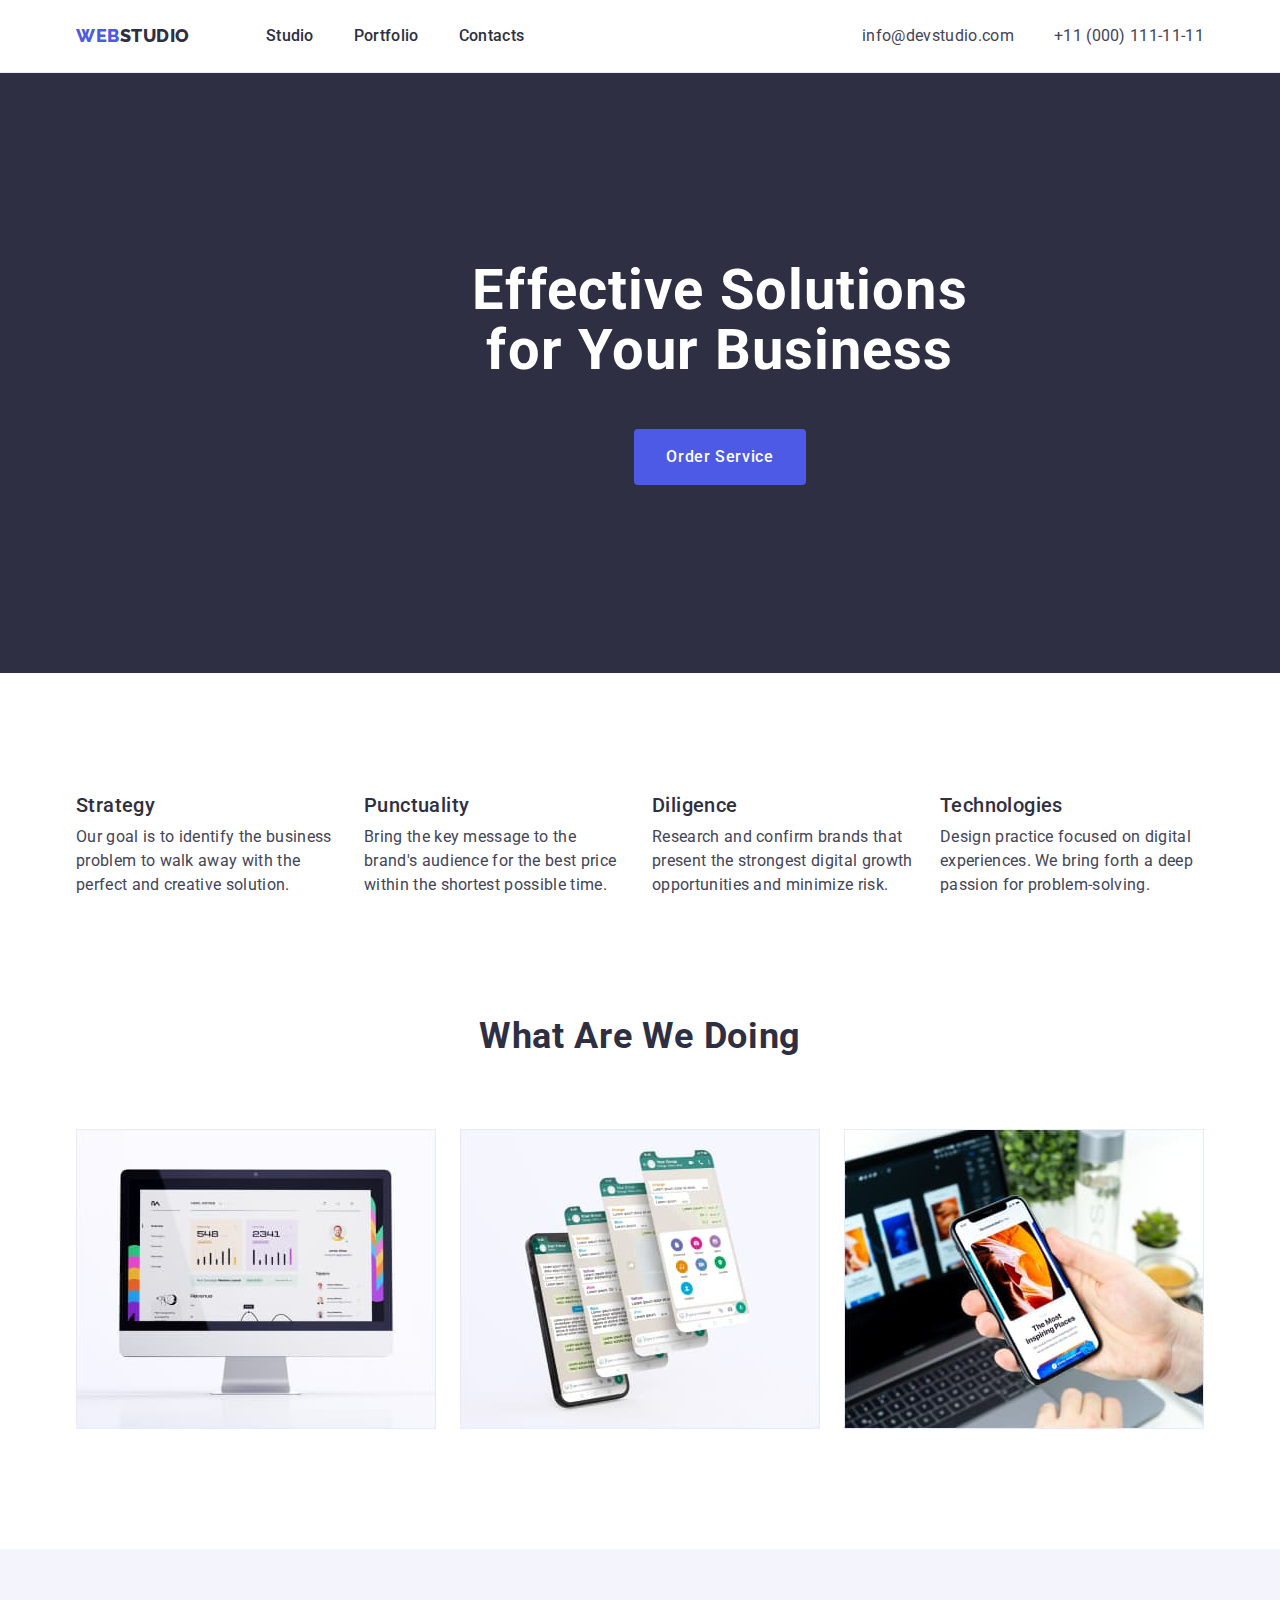
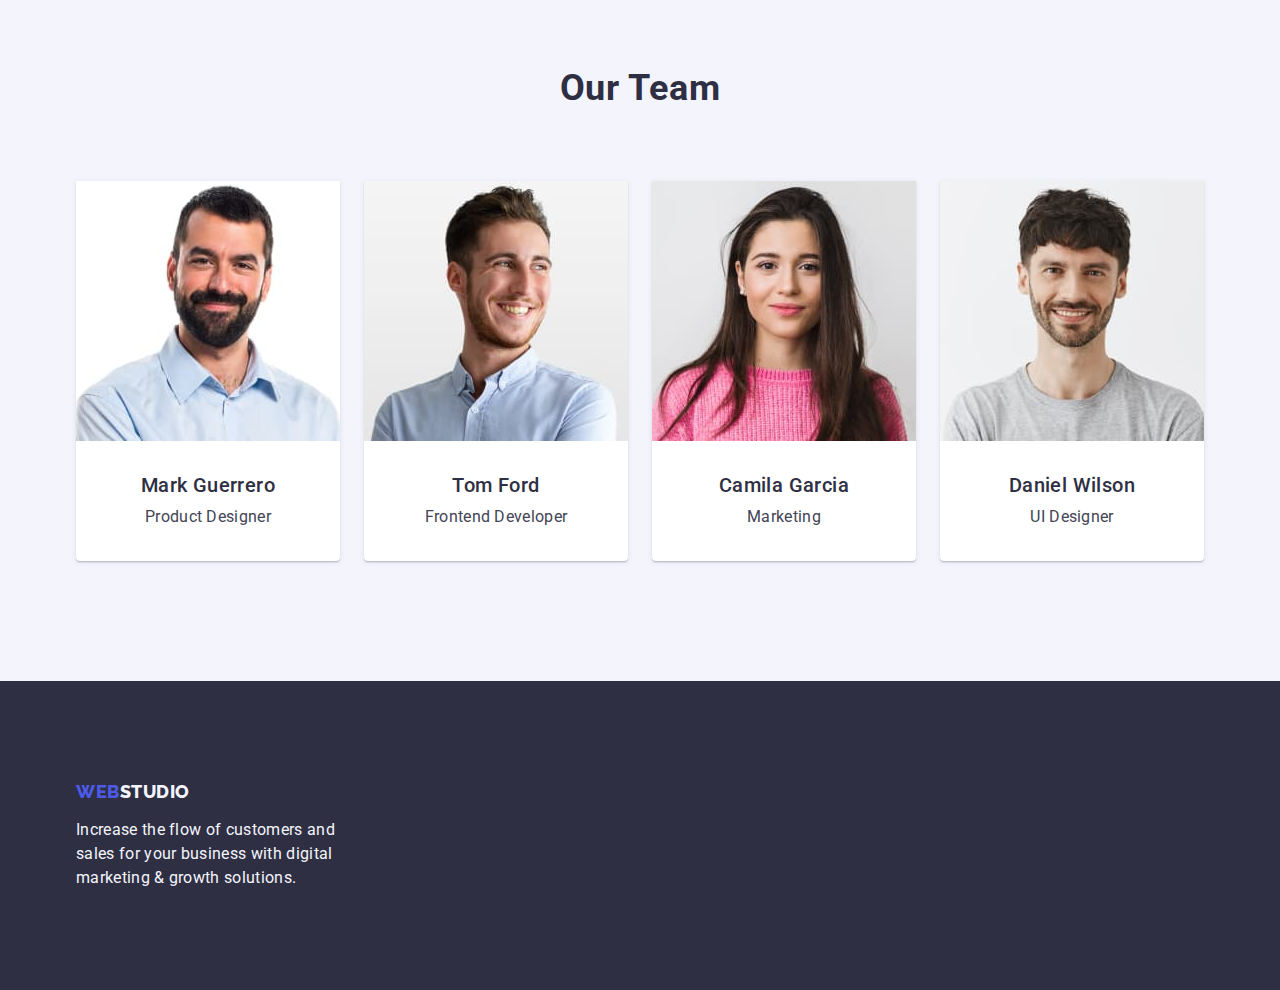
<file: index.html>
<!DOCTYPE html>
<html lang="en">
  <head>
    <meta charset="UTF-8" />
    <title>webstudio</title>
    <link rel="preconnect" href="https://fonts.googleapis.com" />
    <link rel="preconnect" href="https://fonts.gstatic.com" crossorigin />
    <link rel="preconnect" href="https://fonts.googleapis.com" />
    <link rel="preconnect" href="https://fonts.gstatic.com" crossorigin />
    <link
      href="https://fonts.googleapis.com/css2?family=Raleway:wght@800&family=Roboto:wght@400;500;700;900&display=swap"
      rel="stylesheet"
    />
    <link
      rel="stylesheet"
      href="https://cdnjs.cloudflare.com/ajax/libs/modern-normalize/1.1.0/modern-normalize.min.css"
    />
    <link rel="stylesheet" href="./css/styles.css" />
  </head>
  <body>
    <header class="header">
      <div class="container-top nav-conteiner container">
        <nav class="main-nav">
          <a class="logo-link-header link" href="./index.html"
            >Web<span class="logo-color-header">Studio</span></a
          >
          <ul class="menu list">
            <li class="menu-item">
              <a class="menu-link link" href="./index.html">Studio</a>
            </li>
            <li class="menu-item">
              <a class="menu-link link" href="./portfolio.html">Portfolio</a>
            </li>
            <li class="menu-item">
              <a class="menu-link link" href="">Contacts</a>
            </li>
          </ul>
        </nav>
        <address class="contacts-header">
          <ul class="contacts-header-list list">
            <li class="contacts-header-item link">
              <a
                class="contacts-header-link link"
                href="mailto:info@devstudio.com"
                >info@devstudio.com</a
              >
            </li>
            <li class="contacts-header-item link">
              <a class="contacts-header-link link" href="tel:+110001111111"
                >+11 (000) 111-11-11</a
              >
            </li>
          </ul>
        </address>
      </div>
    </header>
    <main class="main-content">
      <section class="hero section">
        <div class="container">
          <h1 class="main-title">
            Effective Solutions <br />
            for Your Business
          </h1>
          <button class="section-btn" type="button">Order Service</button>
        </div>
      </section>
      <section class="features section">
        <div class="container">
          <h2 class="title" hidden>Features</h2>
          <ul class="features-list list">
            <li class="features-item">
              <h3 class="project-title-features">Strategy</h3>
              <p class="project-text-features">
                Our goal is to identify the business problem to walk away with
                the perfect and creative solution.
              </p>
            </li>
            <li class="features-item">
              <h3 class="project-title-features">Punctuality</h3>
              <p class="project-text-features">
                Bring the key message to the brand's audience for the best price
                within the shortest possible time.
              </p>
            </li>
            <li class="features-item">
              <h3 class="project-title-features">Diligence</h3>
              <p class="project-text-features">
                Research and confirm brands that present the strongest digital
                growth opportunities and minimize risk.
              </p>
            </li>
            <li class="features-item">
              <h3 class="project-title-features">Technologies</h3>
              <p class="project-text-features">
                Design practice focused on digital experiences. We bring forth a
                deep passion for problem-solving.
              </p>
            </li>
          </ul>
        </div>
      </section>
      <section class="services section">
        <div class="container">
          <h2 class="title">What are we doing</h2>
          <ul class="services-list list">
            <li class="services-item">
              <img
                class="photo"
                src="./images/img1.jpg"
                alt="service1"
                width="360"
              />
            </li>
            <li class="services-item">
              <img
                class="photo"
                src="./images/Rectangle71.jpg"
                alt="service2"
                width="360"
              />
            </li>
            <li class="services-item">
              <img
                class="photo"
                src="./images/Rectangle71(1).jpg"
                alt="service3"
                width="360"
              />
            </li>
          </ul>
        </div>
      </section>
      <section class="our-team section">
        <div class="container">
          <h2 class="title">Our Team</h2>
          <ul class="our-team-list list">
            <li class="our-team-item">
              <img
                class="photo"
                src="./images/img.jpg"
                alt="persons"
                width="264"
              />
              <div class="name-team">
                <h3 class="project-title-team">Mark Guerrero</h3>
                <p class="project-text-team">Product Designer</p>
              </div>
            </li>
            <li class="our-team-item">
              <img
                class="photo"
                src="./images/img(1).jpg"
                alt="persons"
                width="264"
              />
              <div class="name-team">
                <h3 class="project-title-team">Tom Ford</h3>
                <p class="project-text-team">Frontend Developer</p>
              </div>
            </li>
            <li class="our-team-item">
              <img
                class="photo"
                src="./images/img(2).jpg"
                alt="persons"
                width="264"
              />
              <div class="name-team">
                <h3 class="project-title-team">Camila Garcia</h3>
                <p class="project-text-team">Marketing</p>
              </div>
            </li>
            <li class="our-team-item">
              <img
                class="photo"
                src="./images/img(3).jpg"
                alt="persons"
                width="264"
              />
              <div class="name-team">
                <h3 class="project-title-team">Daniel Wilson</h3>
                <p class="project-text-team">UI Designer</p>
              </div>
            </li>
          </ul>
        </div>
      </section>
    </main>
    <footer class="footer-block">
      <div class="container">
        <a class="logo-link-footer link" href="./index.html"
          >Web<span class="logo-color-footer">Studio</span></a
        >
        <p class="text">
          Increase the flow of customers and sales for your business with
          digital marketing & growth solutions.
        </p>
      </div>
    </footer>
  </body>
</html>
</file>
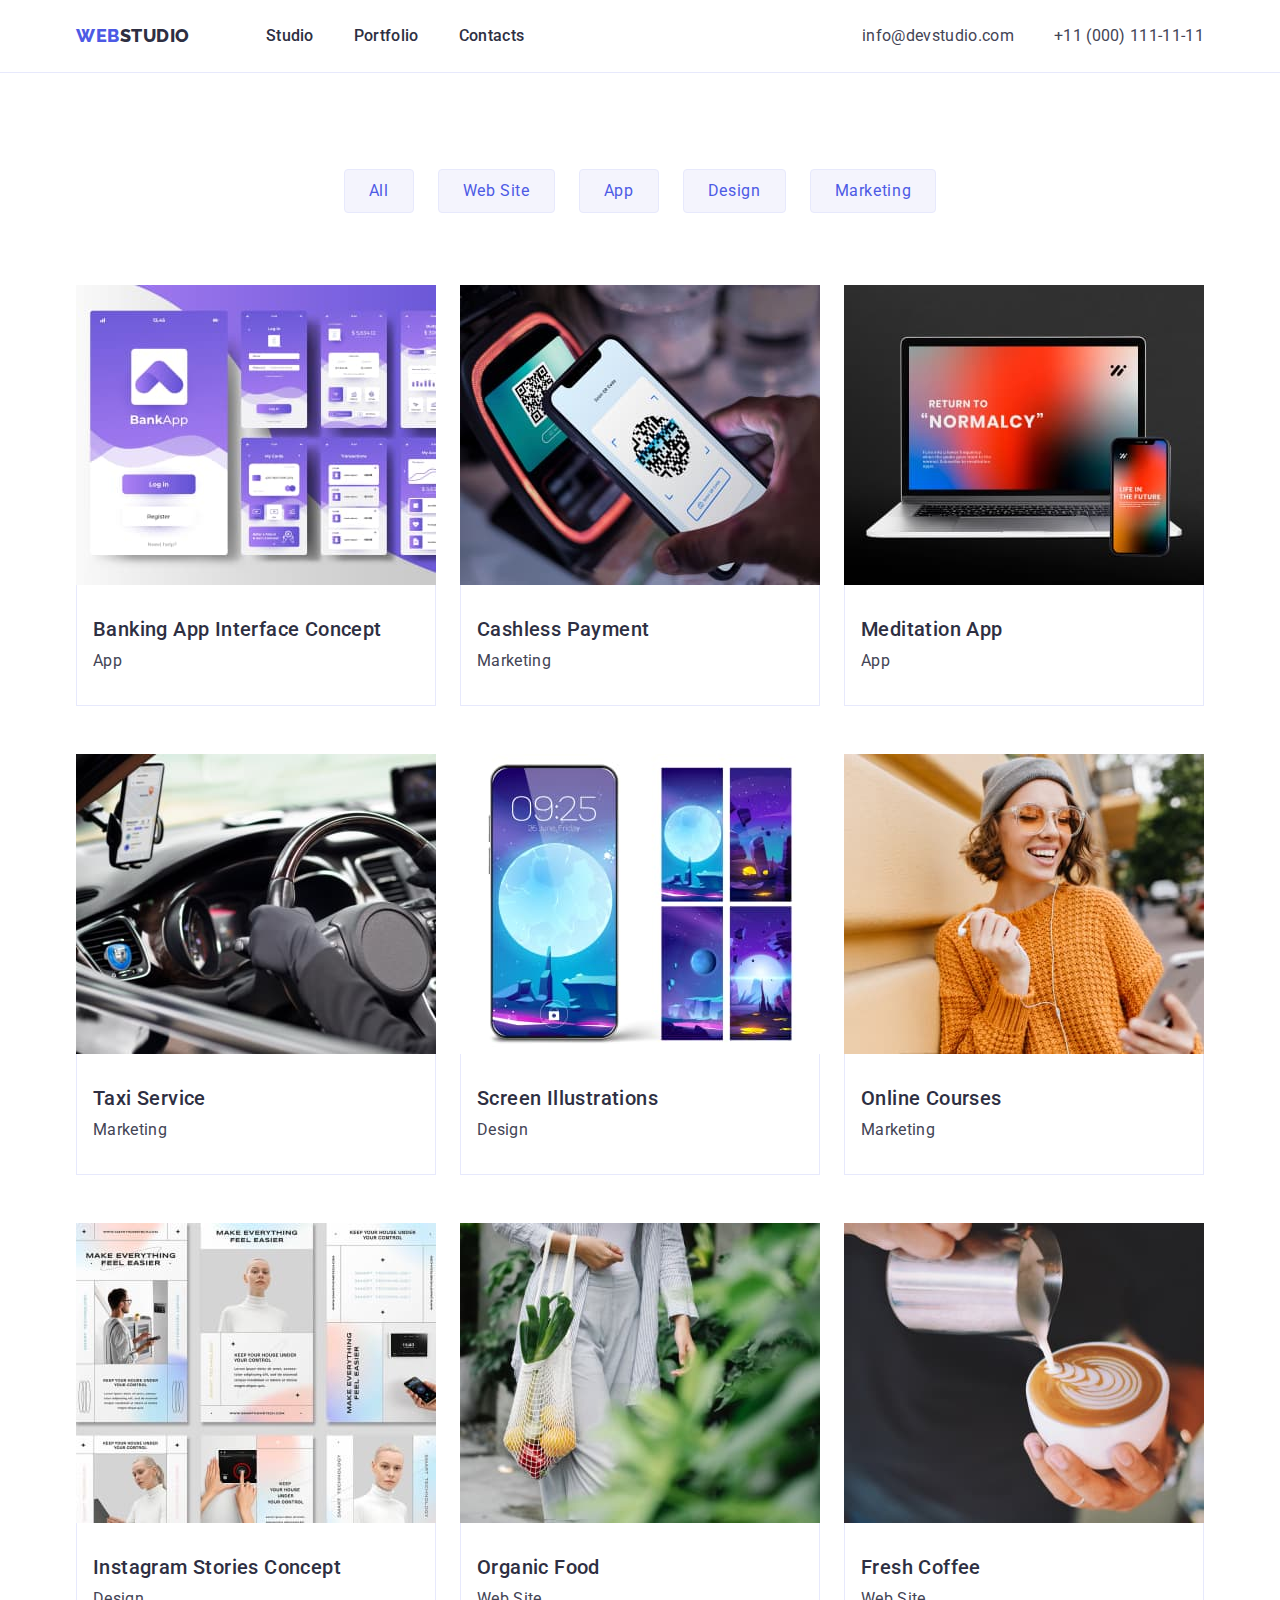
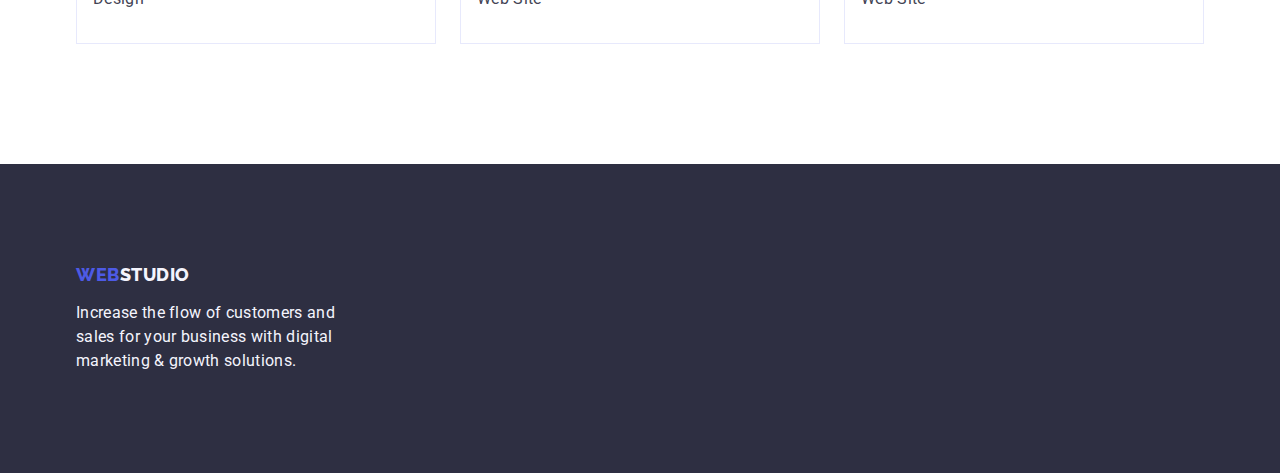
<file: portfolio.html>
<!DOCTYPE html>
<html lang="en">
  <head>
    <meta charset="UTF-8" />
    <title>webstudio</title>
    <link rel="preconnect" href="https://fonts.googleapis.com" />
    <link rel="preconnect" href="https://fonts.gstatic.com" crossorigin />
    <link rel="preconnect" href="https://fonts.googleapis.com" />
    <link rel="preconnect" href="https://fonts.gstatic.com" crossorigin />
    <link
      href="https://fonts.googleapis.com/css2?family=Raleway:wght@800&family=Roboto:wght@400;500;700;900&display=swap"
      rel="stylesheet"
    />
    <link
      rel="stylesheet"
      href="https://cdnjs.cloudflare.com/ajax/libs/modern-normalize/1.1.0/modern-normalize.min.css"
    />
    <link rel="stylesheet" href="./css/styles.css" />
  </head>
  <body>
    <header class="header">
      <div class="container-top nav-conteiner container">
        <nav class="main-nav">
          <a class="logo-link-header link" href="./index.html"
            >Web<span class="logo-color-header">Studio</span></a
          >
          <ul class="menu list">
            <li class="menu-item">
              <a class="menu-link link" href="./index.html">Studio</a>
            </li>
            <li class="menu-item">
              <a class="menu-link link" href="./portfolio.html">Portfolio</a>
            </li>
            <li class="menu-item">
              <a class="menu-link link" href="">Contacts</a>
            </li>
          </ul>
        </nav>
        <address class="contacts-header">
          <ul class="contacts-header-list list">
            <li class="contacts-header-item link">
              <a
                class="contacts-header-link link"
                href="mailto:info@devstudio.com"
                >info@devstudio.com</a
              >
            </li>
            <li class="contacts-header-item link">
              <a class="contacts-header-link link" href="tel:+110001111111"
                >+11 (000) 111-11-11</a
              >
            </li>
          </ul>
        </address>
      </div>
    </header>
    <main>
      <section class="portfolio">
        <div class="container">
          <h1 class="main-title visually-hidden">Our Portfolio</h1>
          <ul class="filters-list list">
            <li class="filters-item">
              <button class="modal-btn" type="button">All</button>
            </li>
            <li class="filters-item">
              <button class="modal-btn" type="button">Web Site</button>
            </li>
            <li class="filters-item">
              <button class="modal-btn" type="button">App</button>
            </li>
            <li class="filters-item">
              <button class="modal-btn" type="button">Design</button>
            </li>
            <li class="filters-item">
              <button class="modal-btn" type="button">Marketing</button>
            </li>
          </ul>

          <ul class="portfolio-list list">
            <li class="portfolio-item">
              <a class="portfolio-link link" href="">
                <img
                  class="photo"
                  src="./images/banking.jpg"
                  alt="banking-app"
                  width="360"
                />
                <div class="application">
                  <h2 class="project-title">Banking App Interface Concept</h2>
                  <p class="project-text">App</p>
                </div>
              </a>
            </li>
            <li class="portfolio-item">
              <a class="portfolio-link link" href="">
                <img
                  class="photo"
                  src="./images/cashless.jpg"
                  alt="cashless-payment"
                  width="360"
                />
                <div class="application">
                  <h2 class="project-title">Cashless Payment</h2>
                  <p class="project-text">Marketing</p>
                </div>
              </a>
            </li>
            <li class="portfolio-item">
              <a class="portfolio-link link" href="">
                <img
                  class="photo"
                  src="./images/meditation.jpg"
                  alt="meditation-app"
                  width="360"
                  height="300"
                />
                <div class="application">
                  <h2 class="project-title">Meditation App</h2>
                  <p class="project-text">App</p>
                </div>
              </a>
            </li>
            <li class="portfolio-item">
              <a class="portfolio-link link" href="">
                <img
                  class="photo"
                  src="./images/taxi.jpg"
                  width="360"
                  height="300"
                  alt="taxi-service"
                />
                <div class="application">
                  <h2 class="project-title">Taxi Service</h2>
                  <p class="project-text">Marketing</p>
                </div>
              </a>
            </li>
            <li class="portfolio-item">
              <a class="portfolio-link link" href="">
                <img
                  class="photo"
                  src="./images/screen.jpg"
                  width="360"
                  height="300"
                  alt="screen-illustrations"
                />
                <div class="application">
                  <h2 class="project-title">Screen Illustrations</h2>
                  <p class="project-text">Design</p>
                </div>
              </a>
            </li>
            <li class="portfolio-item">
              <a class="portfolio-link link" href="">
                <img
                  class="photo"
                  src="./images/online.jpg"
                  alt="online-courses"
                  width="360"
                  height="300"
                />
                <div class="application">
                  <h2 class="project-title">Online Courses</h2>
                  <p class="project-text">Marketing</p>
                </div>
              </a>
            </li>
            <li class="portfolio-item">
              <a class="portfolio-link link" href="">
                <img
                  class="photo"
                  src="./images/instagram.jpg"
                  width="360"
                  height="300"
                  alt="instagram-stories-concept"
                />
                <div class="application">
                  <h2 class="project-title">Instagram Stories Concept</h2>
                  <p class="project-text">Design</p>
                </div>
              </a>
            </li>
            <li class="portfolio-item">
              <a class="portfolio-link link" href="">
                <img
                  class="photo"
                  src="./images/organic.jpg"
                  width="360"
                  height="300"
                  alt="organic-food"
                />
                <div class="application">
                  <h2 class="project-title">Organic Food</h2>
                  <p class="project-text">Web Site</p>
                </div>
              </a>
            </li>
            <li class="portfolio-item">
              <a class="portfolio-link link" href="">
                <img
                  class="photo"
                  src="./images/fresh.jpg"
                  width="360"
                  height="300"
                  alt="fresh-coffee"
                />
                <div class="application">
                  <h2 class="project-title">Fresh Coffee</h2>
                  <p class="project-text">Web Site</p>
                </div>
              </a>
            </li>
          </ul>
        </div>
      </section>
    </main>
    <footer class="footer-block">
      <div class="container">
        <a class="logo-link-footer link" href="./index.html"
          >Web<span class="logo-color-footer">Studio</span></a
        >
        <p class="text">
          Increase the flow of customers and sales for your business with
          digital marketing & growth solutions.
        </p>
      </div>
    </footer>
  </body>
</html>
</file>
<file: css/styles.css>
.list {
  padding: 0;
  margin: 0;
}
h1,h2,h3,p {
  padding: 0;
  margin: 0;
}
:root {
  --background-color: #ffffff;
  --logo-color: #4d5ae5;
  --main-title-color: #2e2f42;
  --main-paragraf-color: #434455;
  --right-part-logo-header: #2e2f42;
  --right-part-logo-footer: #f4f4fd;
  --portfolio-btn-text: #4d5ae5;
  --portfolio-btn-background: #f4f4fd;
  --border-color-btn-portfolio: #e7e9fc;
}

body {
  font-family: 'Roboto', sans-serif;
  color: #434455;
  background-color: var(--background-color);
}

.container {
  margin-right: auto;
  margin-left: auto;
  width: 1158px;
  padding-left: 15px;
  padding-right: 15px;
}
.container-top {
  display: flex;
  margin-right: auto;
  margin-left: auto;
  width: 1158px;
  padding: 0 15px;
}

.visually-hidden {
  position: absolute;
  width: 1px;
  height: 1px;
  margin: -1px;
  border: 0;
  padding: 0;
  white-space: nowrap;
  clip-path: inset(100%);
  clip: rect(0 0 0 0);
  overflow: hidden;
}

.list {
  display: flex;
  flex-wrap: wrap;
  margin-top: 0;
  margin-bottom: 0;
  list-style: none;
  padding: 0;
}

.link {
  text-decoration: none;
}

/* =====HEADER===== */

.header {
  border-bottom: 1px solid #e7e9fc;
}

.nav-container {
  display: flex;
}

.menu {
  display: flex;
}

.logo-link-header, .logo-link-footer {
  font-family: 'Raleway', sans-serif;
  display: inline-block;
  margin-right: 76px;
  font-weight: 800;
  font-size: 18px;
  line-height: 1.17;
  letter-spacing: 0.03em;
  text-transform: uppercase;
  color: var(--logo-color);
}

.logo-color-header {
  color: var(--right-part-logo-header);
}

.menu-link {
  display: block;
  padding-top: 24px;
  padding-bottom: 24px;

  font-weight: 500;
  font-size: 16px;
  line-height: 1.5;
  letter-spacing: 0.02em;
  color: #2e2f42;
}

.menu-link:hover,
.menu-link:focus {
  color: #404bbf;
}

.menu {
  gap: 40px;
}

.contacts-header {
  font-style: normal;
  margin-left: auto;
}

.main-nav {
  display: flex;
  align-items: center;
}

.contacts-header-link {
  display: block;
  margin-top: 24px;
  margin-bottom: 24px;
  font-weight: 400;
  font-size: 16px;
  line-height: 1.5;
  letter-spacing: 0.02em;
  color: #434455;
}

.contacts-header-link:hover,
.contacts-header-link:focus {
  color: #404bbf;
}

/*=====ADDRESS=====*/

.contacts-header-list {
  display: flex;
  align-items: center;
  gap: 40px;
}

.contacts-header-list:last-child {
  margin-right: 0;
}
.contacts-header-item:last-child {
  margin-right: 0;
}

/*=====/ADRESS===== */

/* =====/HEADER===== */

/* =====HERO===== */
.main-title {
  margin: auto;
  max-width: 496px;
  margin-bottom: 48px;

  font-weight: 700;
  font-size: 56px;
  line-height: 1.07;
  text-align: center;
  letter-spacing: 0.02em;
  color: #ffffff;
}

.hero {
  margin: auto;
  width: 1440px;
  height: 600px;
  padding: 188px 0 188px;
  text-align: center;
  background: #2e2f42;
}

.section-btn {
  display: block;
  border: none;
  margin: auto;
  border-radius: 4px;
  padding: 16px 32px;
  min-width: 169px;
  font-family: 'Roboto', sans-serif;
  font-weight: 500;
  font-size: 16px;
  line-height: 1.5;
  letter-spacing: 0.04em;
  height: 56px;
  cursor: pointer;
  background: #4d5ae5;
  color: #ffffff;
}

.section-btn:hover,
.section-btn:focus {
  background: #404bbf;
  cursor: pointer;
}
/* =====/HERO===== */
/* =====MAIN-CONTAINER===== */

.main-content {
  margin: auto;
}

.title {
  margin-top: 0;
  line-height: 1.2;
  display:;
  color: var(--main-title-color);
}

.features-item {
  width: calc((100% - 72px)/4);
}

.project-title {
  text-align: start;
  margin-top: 0;
  margin-bottom: 8px;
  font-weight: 500;
  font-size: 20px;
  line-height: 1.2;
  letter-spacing: 0.02em;
  color: var(--main-title-color);
}

.project-text {
  text-align: start;
  margin-bottom: 0;
  font-weight: 400;
  font-size: 16px;
  line-height: 1.5;
  letter-spacing: 0.02em;
  color: var(--main-paragraf-color);
}

.title {
  margin-top: 0;
  margin-bottom: 72px;
  font-weight: 700;
  font-size: 36px;
  line-height: 1.11;
  text-align: center;
  letter-spacing: 0.02em;
  text-transform: capitalize;
  color: var(--main-title-color);
}

.features {
  padding: 120px 0 120px;
}

.features-list {
  display: flex;
  gap: 24px;
}

.features-list:last-child {
  margin-right: 0;
}

.services {
  padding-bottom: 120px;
}

.services-list {
  margin: auto;
  gap: 24px;
}

.services-list:last-child {
  margin-right: 0;
}

.our-team {
  padding: 120px 0 120px;
  background-color: #f4f4fd;
}

.photo {
  display: block;
}

.services-item {
  box-sizing: border-box;
}

.services-item { 
  width: calc((100% - 48px)/3);
}

.our-team-list {
  gap: 24px;
}

.our-team-list:last-child {
  margin-right: 0;
}

.our-team-item {
  border-radius: 0px 0px 4px 4px;
  box-shadow: 0px 1px 6px rgba(46, 47, 66, 0.08), 0px 1px 1px rgba(46, 47, 66, 0.16),
    0px 2px 1px rgba(46, 47, 66, 0.08);
  background-color: #ffffff;
}

.our-team-item {
  width: calc((100% - 72px) / 4);
}
.name-team {
  padding: 32px 16px;
}
.project-title-features {
  text-align: left;
  margin-top: 0;
  margin-bottom: 8px;
  font-weight: 500;
  font-size: 20px;
  line-height: 1.2;
  letter-spacing: 0.02em;
  color: var(--main-title-color);
}

.project-title-team {
  text-align: center;
  margin-top: 0;
  margin-bottom: 8px;
  font-weight: 500;
  font-size: 20px;
  line-height: 1.2;
  letter-spacing: 0.02em;
  color: var(--main-title-color);
}

.project-text-features {
  text-align: left;
  margin-bottom: 0;
  font-weight: 400;
  font-size: 16px;
  line-height: 1.5;
  letter-spacing: 0.02em;
  color: var(--main-paragraf-color);
}
.project-text-team {
  text-align: center;
  margin-bottom: 0;
  font-weight: 400;
  font-size: 16px;
  line-height: 1.5;
  letter-spacing: 0.02em;
  color: var(--main-paragraf-color);
}

/* =====/MAIN-CONTAINER===== */
/* =====FOOTER===== */
.logo-color-footer {
  align-items: center;
  padding: 0px;
  width: 115px;
  height: 24px;
  left: 156px;
  margin-bottom: 16px;
  color: var(--right-part-logo-footer);
}
.logo-link-footer {
  margin-bottom: 16px;
}

.text {
  margin: 0;
  max-width: 264px;
  font-weight: 400;
  font-size: 16px;
  line-height: 1.5;
  letter-spacing: 0.02em;
  color: #f4f4fd;
}

.footer-block {
  margin: auto;
  padding: 100px 0;
  background: #2e2f42;
}
/* =====/FOOTER===== */
/* =====PORTFOLIO===== */

.portfolio {
  padding: 96px 0 120px;
}

.filters-list {
  justify-content: center;
  gap: 24px;
  margin-bottom: 72px;
}

.modal-btn {
  font-family: 'Roboto', sans-serif;
  padding: 12px 24px;
  border: 1px solid var(--border-color-btn-portfolio);
  border-radius: 4px;
  letter-spacing: 0.04em;
  color: var(--portfolio-btn-text);
  background-color: var(--portfolio-btn-background);
}

.modal-btn:hover,
.modal-btn:focus {
  border: 1px solid transparent;
  cursor: pointer;
  color: #ffffff;
  background-color: #404bbf;
}

.container-btn-portfolio {
  margin-top: 96px;
  margin-bottom: 72px;
}

.portfolio-link {
  display: block;
}

.portfolio-list {
  display: flex;
  flex-wrap: wrap;
  column-gap: 24px;
  row-gap: 48px;
}

.portfolio-item {
  width: calc((100% - 48px)/3);
}

.application {
  padding: 32px 16px;
  border: 1px solid #e7e9fc;
  border-top: none;
  
}

.suptitle-portfolio {
  margin-top: 0;
  margin-bottom: 8px;
  font-weight: 500;
  font-size: 20px;
  line-height: 1.2;
  letter-spacing: 0.02em;
  color: var(--main-title-color);
}
</file>
